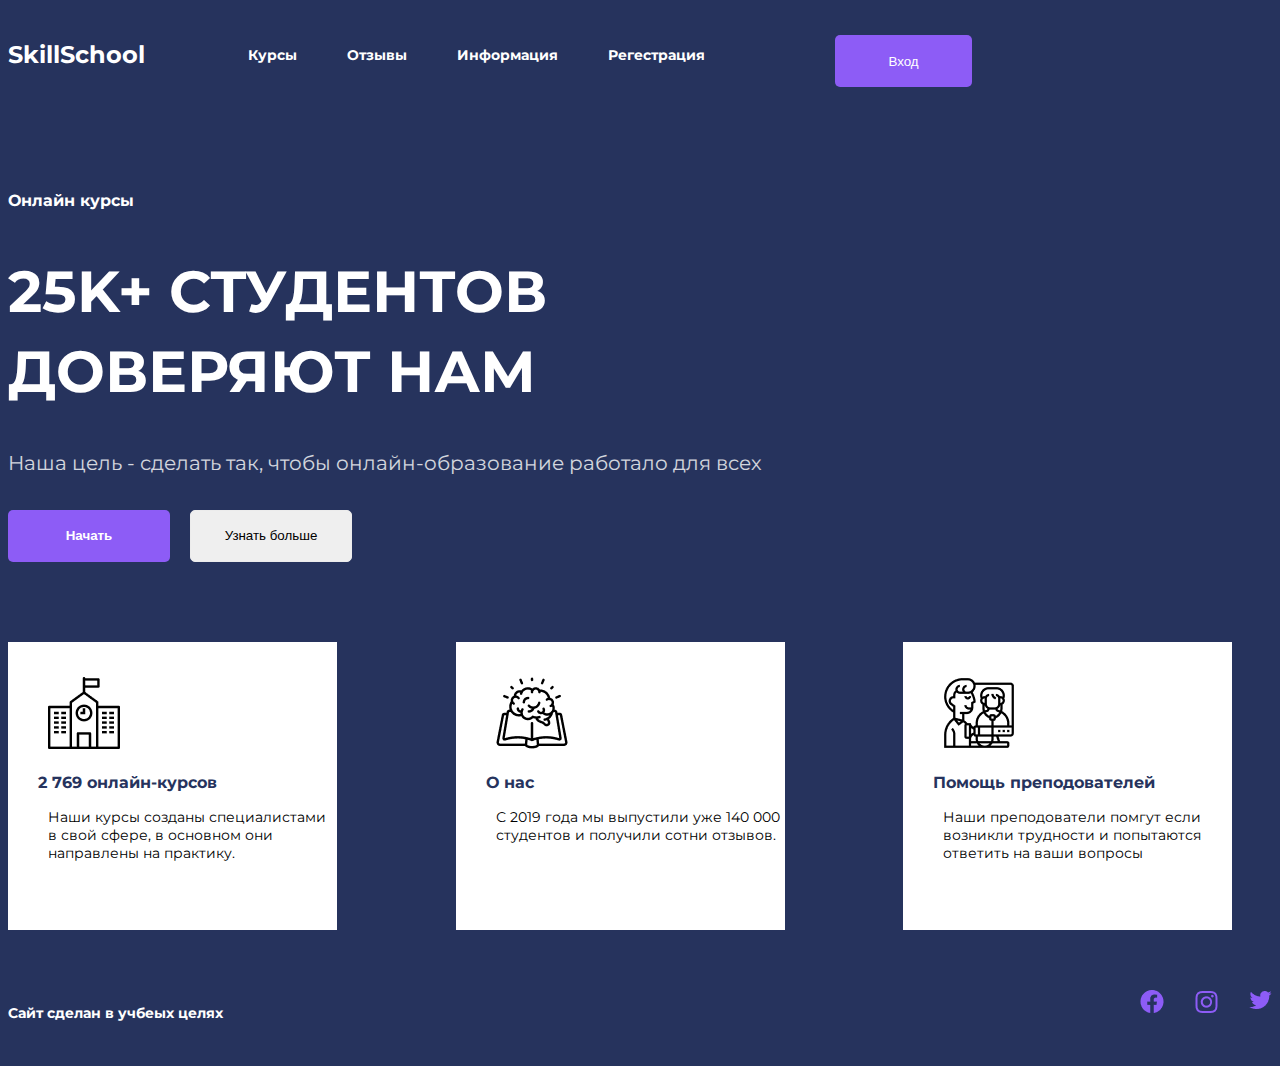
<file: index.html>
<!DOCTYPE html>
<html lang="en">
<head>
    <meta charset="UTF-8">
    <meta http-equiv="X-UA-Compatible" content="IE=edge">
    <meta name="viewport" content="width=device-width, initial-scale=1.0">
    <title>Document</title>
    <link href="https://cdn.jsdelivr.net/npm/bootstrap@5.1.3/dist/css/bootstrap.min.css" rel="stylesheet" integrity="sha384-1BmE4kWBq78iYhFldvKuhfTAU6auU8tT94WrHftjDbrCEXSU1oBoqyl2QvZ6jIW3" crossorigin="anonymous">
    <link rel="stylesheet" href="   css/style.css">
    <link rel="stylesheet" href="css/adaptiv/adaptive-index.css">
</head>
<body>
    <div class="container">
        <header>
                <div class="header">
                    <div class="logo"><a href="index.html"><h3 class="logo">SkillSchool</h3></a></div>
                    <nav>
                        <div class="navlinks">
                            <a class="links" href="html/curs.html">Курсы</a>
                            <a class="links" href="html/reviews.html">Отзывы</a>
                            <a class="links" href="html/info.html">Информация</a>
                            <a class="links" href="html/formreg.html">Регестрация</a>
                            <div class="head-btn"> <a href="html/formlog.html"><button class="join">Вход</button></a></div>
                        </div>
                    </nav>
                </div>
        </header>
    </div>
    <div class="container">
            <main>
                <div class="about-main">
                    <div class="about-text">
                        <p>Онлайн курсы</p>
                        <h1>25K+ СТУДЕНТОВ<br>ДОВЕРЯЮТ НАМ</h1>
                        <h4>Наша цель - сделать так, чтобы онлайн-образование работало для всех</h4>
                        <div class="about-btn">
                            <div class="now">
                                <a href="html/formreg.html"><button class="now-btn">Начать</button></a>
                            </div>
                            <div class="learn">
                                <a href="html/info.html"><button class="learn-btn">Узнать больше</button></a>
                            </div>
                        </div>
                    </div>
                </div>
    </div>
    <div class="container">
                <div class="info-bloks">
                    <div class="info">
                        <div class="info-img"><img src="img/icon cool-icon-l19.png" alt=""></div>
                        <div class="info-h3"><h3>2 769 онлайн-курсов</h3></div>
                        <div class="text-info"><p>Наши курсы созданы специалистами в свой сфере, в основном они направлены на практику.</p></div>
                    </div>
                    <div class="info">
                        <div class="info-img"><img src="img/icon cool-icon-l22.png" alt=""></div>
                        <div class="info-h3"><h3>О нас</h3></div>
                        <div class="text-info"><p>С 2019 года мы выпустили уже 140 000 студентов и получили сотни отзывов.</p></div>
                    </div>
                    <div class="info">
                        <div class="info-img"><img src="img/011-health-check-1.png" alt=""></div>
                        <div class="info-h3"><h3>Помощь преподователей</h3></div>
                        <div class="text-info"><p>Наши преподователи помгут если возникли трудности и попытаются  ответить на ваши вопросы</p></div>
                    </div>
                </div>
    </div>
            </main>
    <div class="container">
            <footer>
                <div class="foot">
                <div class="text-footer">
                    <h3>Сайт сделан в учбеых целях</h3>
                </div>
                <div class="social-links">
                        <div class="social"><a href=""><img src="img/facebook sec-.png" alt=""></a></div>
                        <div class="social"><a href=""><img src="img/ant-design_instagram-outlined.png" alt=""></a></div>
                        <div class="social"><a href=""><img src="img/ant-design_twitter-outlined.png" alt=""></a></div>
                </div>
            </div>
            </footer>
    </div>
</body>

</html>
</file>
<file: css/style.css>
@import url('https://fonts.googleapis.com/css2?family=Montserrat:ital,wght@0,300;1,100&display=swap');
body{
    background-color: #26335D;
    font-family: 'Montserrat', sans-serif;
}
.header{

    display: flex;
    justify-content: space-between;
    margin-top: 30px;
}
.logo{
    color: white;
    font-weight: 700;
    font-size: 24px;
    margin-top: 5px;
}
.logo a{
    text-decoration: none;
}
.navlinks{
    display: flex;
    flex-direction: row;
    align-items: center;
    margin-top: 5px;
}
.links{
    color: white;
    text-decoration: none;
    padding-left: 20px;
    font-size: 14px;
    font-weight: 700;
    margin-right: 30px;
    margin-bottom: 13px;
}
.links:hover{
    color: #8D5CF6;
}

.head-btn{
    padding-left: 100px;
}

.join{
    background: #8D5CF6;
    border-radius: 5px;
    border: none;
    width: 137px;
    height: 52px;
    color: white;
    text-align: center;
    text-decoration: none;
    margin-right: 300px;
    
}
.join:hover{
        background-color: white;
        color: #8D5CF6;
}
.about-main{
    display: flex;
    flex-direction: column;
    align-items: flex-start;
    padding: 80px 0px;
}
.about-text p{
    font-weight: bold;
    font-size: 16px;
    line-height: 24px;
    color: white;
}
.about-text h1{
    font-weight: bold;
    font-size: 58px;
    line-height: 80px;
    color: white;
}
.about-text h4{
    font-weight: normal;
    font-size: 20px;
    color: white;
    margin: 35px 0px;
    opacity: 0.8;
}
.about-btn{
    display: flex;
}
.now-btn{
    background: #8D5CF6;
    border-radius: 5px;
    border: none;
    height: 52px;
    width: 162px; 
    color: white;
    font-weight: 700;
    text-align: center;
}
.now-btn:hover{
    background-color: white;
    color: #8D5CF6;
}
.learn{
    padding-left: 20px;
}
.learn-btn{ 
    border: 1px solid #ECECEC;
    border-radius: 5px;
    height: 52px;
    width: 162px;
}
.learn-btn:hover{
    background-color: #8D5CF6;
    color: white;
    border: none;
    font-weight: 700;
}

.info-bloks{
    display: flex;  
    justify-content: space-between;
}
.info{
    align-items: flex-start;
    background-color: white;
    width: 329px;
    height: 288px;
    margin-right: 40px;
}
.info-img{
    margin-top: 35px;
    padding-left: 40px;
}
.info-h3{
    padding-left: 30px;
    margin-top: 20px;
    color: #26335D;
}
.info-h3 h3{
    font-weight: bold;
    font-size: 16px;
}
.text-info{
    padding-left: 40px;
}
.text-info p{   
    font-weight: 400;
    font-size: 14px;
    color: black;
}
.texting{
    width: 200px;
    height: 100px;
    margin: 0 auto;
    justify-content: center;
    text-align: center;
}

.foot{
    display: flex;
    justify-content: space-between;
    margin: 60px 0px 30px 0px
}
.text-footer h3{
    color: white;
    font-size: 14px;
    font-weight: 700;
}
.social-links{
    display: flex;
}
.social{
    padding-left: 30px;
}
.social h1{
    padding-left: 5px;
    font-size: 16px;
}
</file>
<file: css/adaptiv/adaptive-index.css>
@media (max-width: 993px){
        .about-main{
            padding: 0 auto;
            align-items: center;
            }
        .about-text {
            text-align: center;
            padding: 0 auto;
            justify-content: center;
            align-items: center;
        }
        .about-btn{
            align-items: center;
            padding: 0 auto;
            justify-content: center;
        }
        .info-bloks{
            display: flex;
            justify-content: center;
            flex-direction: column;
        }
        .info{
            margin-left: 20px;  
            margin: 0 auto;
            margin-top: 20px;
        }
        .header{
            display: flex;
            flex-direction: column;
        }
        .logo{
            margin: 0 auto;
            text-align: center;
        }
        .navlinks{
            display: flex;
            flex-direction: column;
            justify-content: center;
            padding-top: 10px;
        }
        .links{
            margin-top: 3px;
        }
        .join{
            margin-right: 105px;
            margin-top: 10px;
            max-height: 40px;
            max-width: 100px;
        }
        .foot{
            display: flex;
            justify-content: space-around;
            margin: 60px 0px 30px 0px;
        }
    }
    @media (max-width: 789px){
        .about-main{
            padding: 0 auto;
            align-items: center;
            }
        .about-text {
            text-align: center;
            padding: 0 auto;
            justify-content: center;
            align-items: center;
        }
        .about-btn{
            align-items: center;
            padding: 0 auto;
            justify-content: center;
        }
        .info-bloks{
            display: flex;
            justify-content: center;
            flex-direction: column;
        }
        .info{
            margin-left: 20px;  
            margin: 0 auto;
            margin-top: 20px;
        }
        .header{
            display: flex;
            flex-direction: column;
        }
        .logo{
            margin: 0 auto;
            text-align: center;
        }
        .navlinks{
            display: flex;
            flex-direction: column;
            justify-content: center;
            padding-top: 10px;
        }
        .links{
            margin-top: 3px;
        }
        .join{
            margin-right: 105px;
            margin-top: 10px;
            max-height: 40px;
            max-width: 100px;
        }
        .foot{
            display: flex;
            justify-content: space-around;
            margin: 60px 0px 30px 0px;
        }
    }
@media (max-width: 576px){
    .about-text h1{
        font-size: 40px;
        line-height: 60px;
    }
    .about-text h4{
        font-size: 30px;
    }
}
</file>
